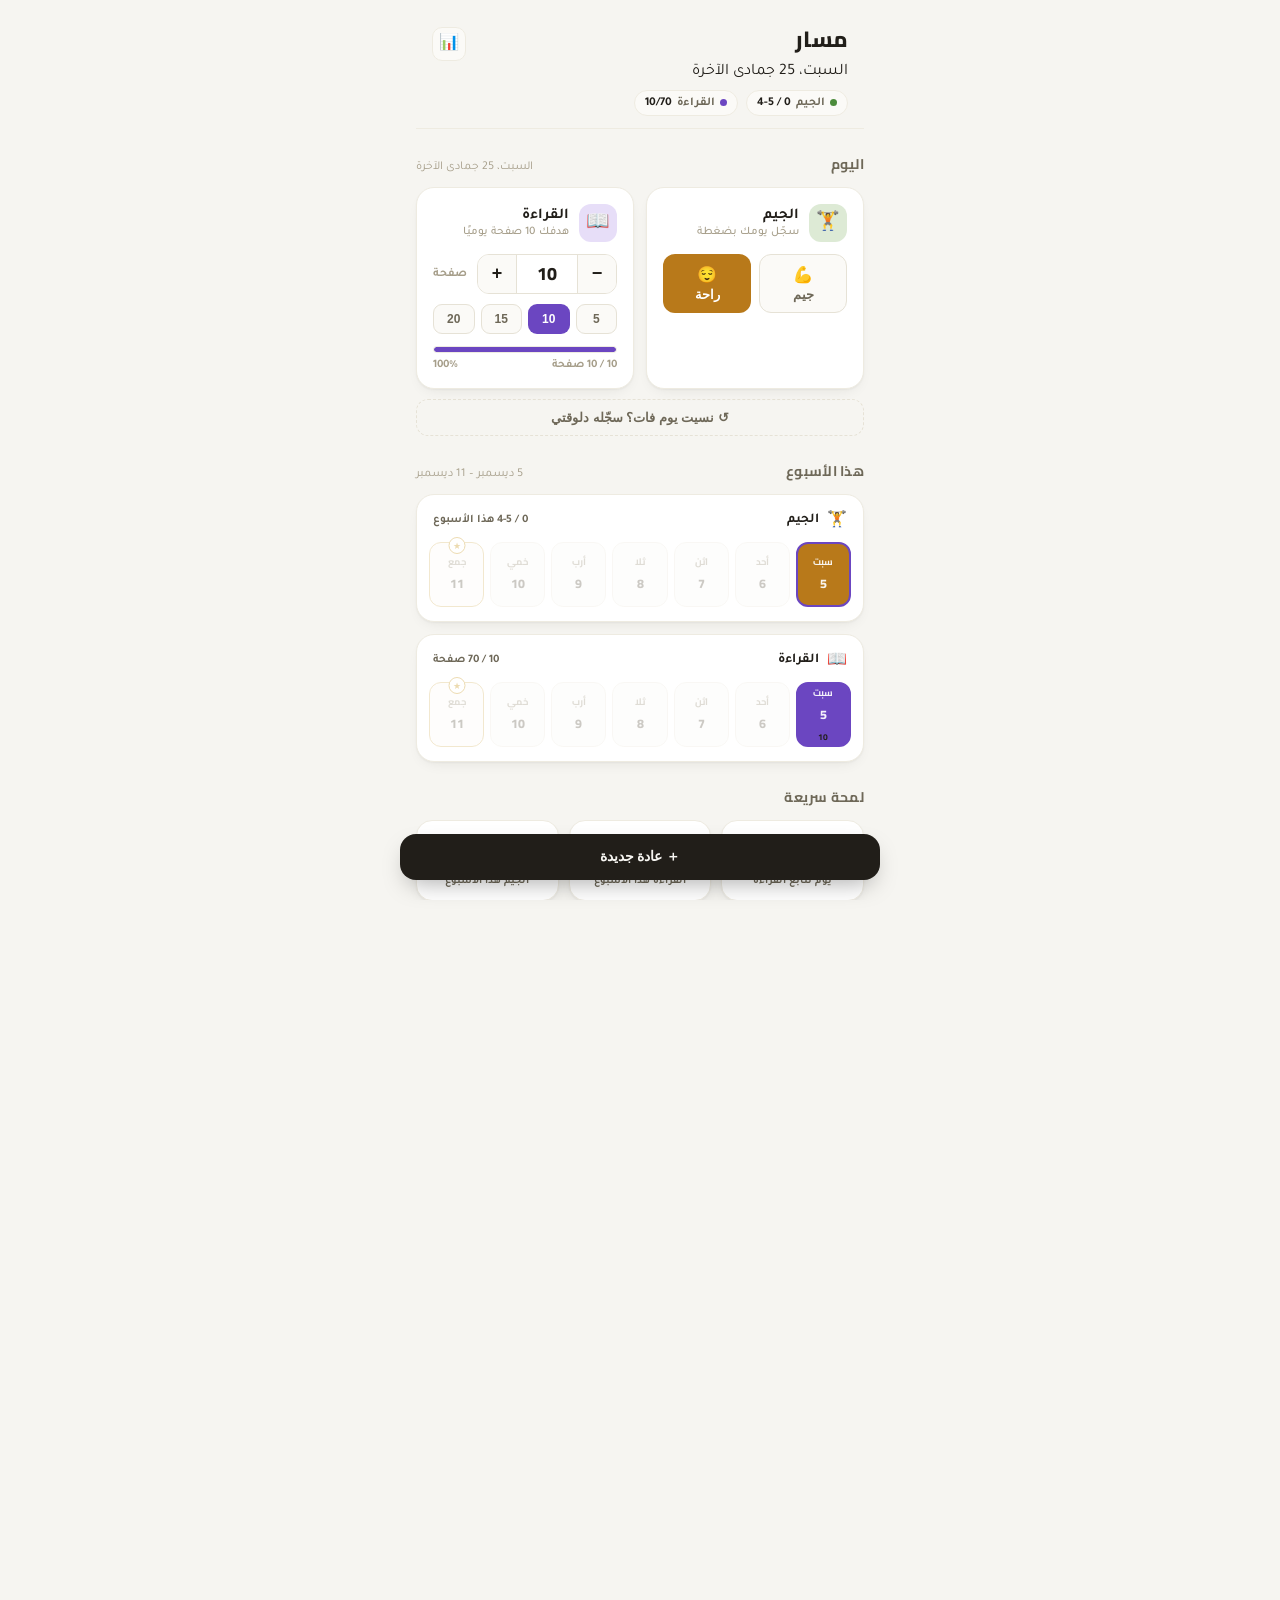
<file: index.html>
<!DOCTYPE html>
<html lang="ar" dir="rtl">
<head>
<meta charset="UTF-8">
<meta name="viewport" content="width=device-width, initial-scale=1, viewport-fit=cover">
<title>مسار — تتبع عاداتك</title>
<link rel="stylesheet" href="style.css">
<link rel="stylesheet" href="charts.css">
</head>
<body>

<div class="app" dir="rtl">
  <div class="topbar"><div class="topbar-inner">
    <div class="brand">
      <h1>مسار</h1>
      <a class="chart-link" href="charts.html" title="الرسوم البيانية">📊</a>
    </div>
    <div class="date" id="todayDate" style="margin-top:2px"></div>
    <div class="glance" id="glanceRow"></div>
  </div></div>

  <section>
    <div class="section-head"><h2>اليوم</h2><span class="sub" id="todayLabel"></span></div>
    <div class="today-grid" id="todayGrid"></div>
    <button class="backfill-link" id="openBackfill">↺ نسيت يوم فات؟ سجّله دلوقتي</button>
  </section>

  <section>
    <div class="section-head"><h2>هذا الأسبوع</h2><span class="sub" id="weekRangeLabel"></span></div>
    <div id="weekStrips"></div>
  </section>

  <section>
    <div class="section-head"><h2>لمحة سريعة</h2></div>
    <div class="stats-row" id="statsRow"></div>
  </section>

  <section>
    <div class="section-head"><h2>الإجمالي</h2><span class="sub" id="totalsMonthLabel"></span></div>
    <div class="totals-grid" id="totalsGrid"></div>
  </section>

  <section>
    <div class="section-head"><h2>السجل الشهري</h2></div>
    <div class="tabs" id="monthTabs"></div>
    <div class="month-card">
      <div class="month-nav">
        <button id="prevMonth">‹</button>
        <div class="month-label" id="monthLabel"></div>
        <button id="nextMonth">›</button>
      </div>
      <div class="month-grid" id="monthGrid"></div>
      <div class="legend" id="monthLegend"></div>
    </div>
  </section>

  <section>
    <div class="section-head"><h2>إدارة العادات</h2></div>
    <div class="manage-card">
      <div id="habitList"></div>
      <button class="add-habit-btn" id="openAddHabit">+ إضافة عادة جديدة</button>
    </div>
  </section>

  <div class="footer-note">بياناتك تُحفظ على جهازك فقط، ولا تُرسل لأي مكان آخر.</div>
</div>

<div class="fab"><button id="fabAdd">＋ عادة جديدة</button></div>

<!-- add habit sheet -->
<div class="overlay" id="addOverlay">
  <div class="sheet">
    <div class="sheet-handle"></div>
    <h3>عادة جديدة</h3>
    <div class="field"><label>اسم العادة</label><input type="text" id="newName" placeholder="مثال: شرب الماء"></div>
    <div class="field"><label>رمز (إيموجي)</label><input type="text" id="newIcon" placeholder="💧" maxlength="4"></div>
    <div class="field"><label>نوع التتبع</label>
      <div class="type-row">
        <div class="type-opt active" data-type="check" id="typeCheck">تسجيل حضور / راحة</div>
        <div class="type-opt" data-type="count" id="typeCount">عدّاد يومي (رقم)</div>
      </div>
    </div>
    <div class="field" id="goalField"><label>الهدف الأسبوعي (عدد أيام)</label><input type="number" id="newGoal" value="3" min="1" max="7"></div>
    <div class="field" id="targetField" style="display:none"><label>الهدف اليومي</label><input type="number" id="newTarget" value="10" min="1"></div>
    <div class="field" id="unitField" style="display:none"><label>الوحدة</label><input type="text" id="newUnit" placeholder="صفحة"></div>
    <div class="sheet-actions">
      <button class="btn ghost" id="cancelAdd">إلغاء</button>
      <button class="btn primary" id="saveAdd">حفظ</button>
    </div>
  </div>
</div>

<!-- edit day count sheet -->
<div class="overlay" id="editOverlay">
  <div class="sheet">
    <div class="sheet-handle"></div>
    <h3 id="editTitle">تعديل اليوم</h3>
    <div class="count-row" style="justify-content:center;margin:14px 0;">
      <div class="stepper">
        <button id="editMinus">−</button>
        <input type="number" inputmode="numeric" class="stepper-input mono" id="editVal" value="0" min="0">
        <button id="editPlus">+</button>
      </div>
    </div>
    <div class="sheet-actions">
      <button class="btn ghost" id="cancelEdit">إلغاء</button>
      <button class="btn primary" id="saveEdit">حفظ</button>
    </div>
  </div>
</div>

<!-- backfill (log a missed day) sheet -->
<div class="overlay" id="backfillOverlay">
  <div class="sheet">
    <div class="sheet-handle"></div>
    <h3>تسجيل يوم فات</h3>
    <div class="field"><label>العادة</label><div class="type-row" id="backfillHabits"></div></div>
    <div class="field"><label>التاريخ</label><input type="date" id="backfillDate"></div>
    <div id="backfillBody"></div>
    <div class="sheet-actions">
      <button class="btn ghost" id="cancelBackfill">إلغاء</button>
      <button class="btn primary" id="saveBackfill">حفظ</button>
    </div>
  </div>
</div>

<script src="script.js"></script>
</body>
</html>
</file>
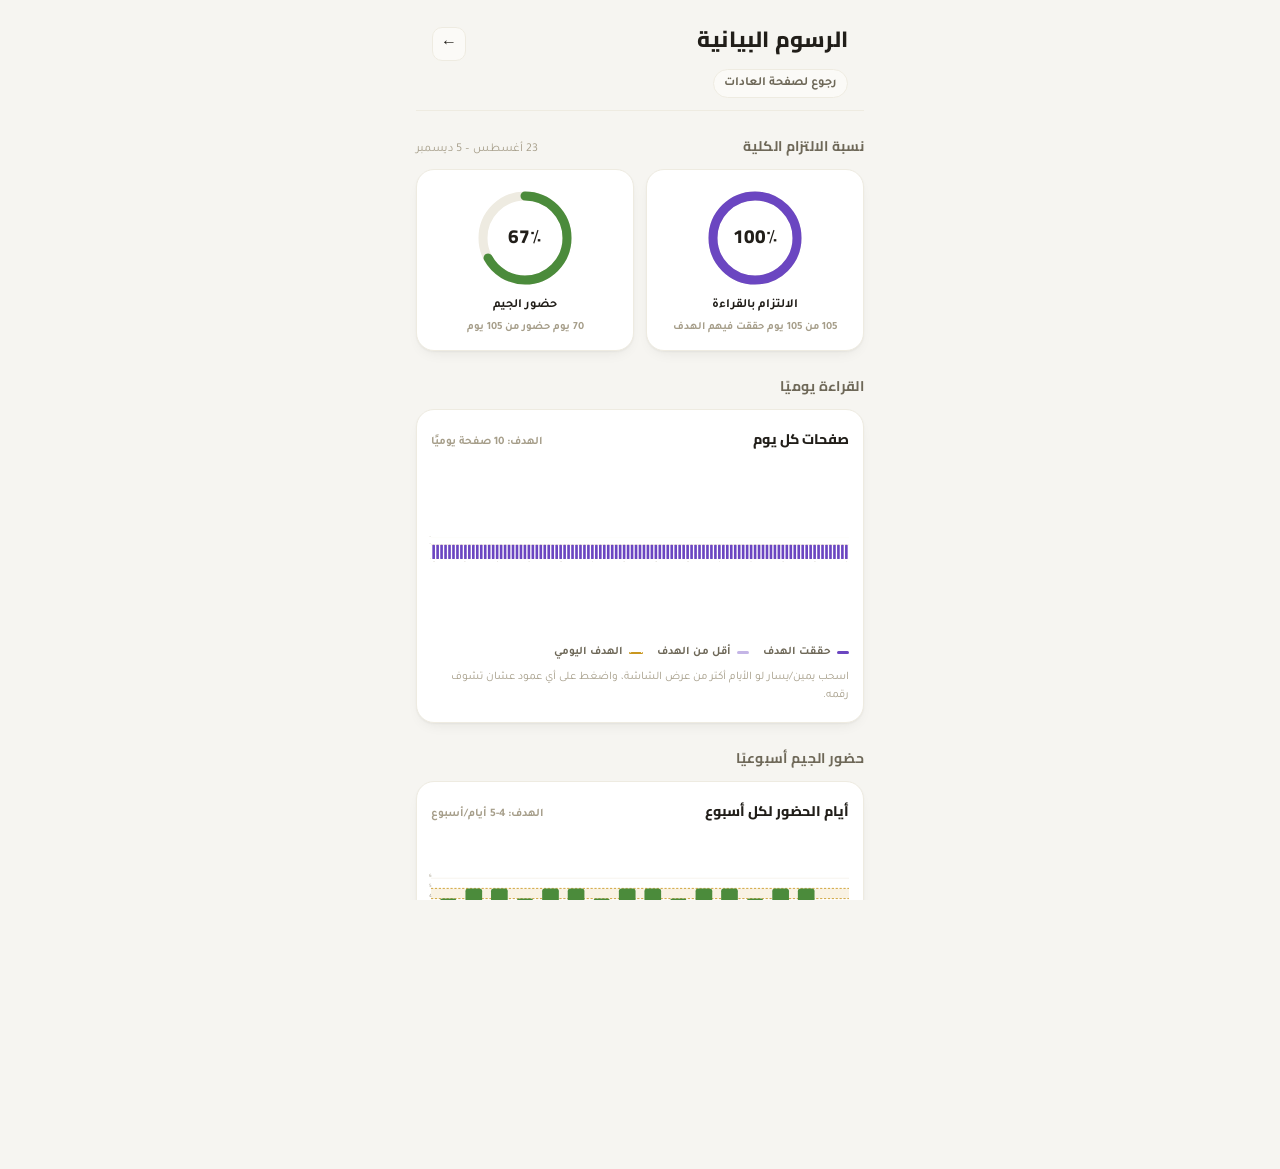
<file: charts.html>
<!DOCTYPE html>
<html lang="ar" dir="rtl">
<head>
<meta charset="UTF-8">
<meta name="viewport" content="width=device-width, initial-scale=1, viewport-fit=cover">
<title>مسار — الرسوم البيانية</title>
<link rel="stylesheet" href="style.css">
<link rel="stylesheet" href="charts.css">
</head>
<body>

<div class="app" dir="rtl">
  <div class="topbar"><div class="topbar-inner">
    <div class="brand">
      <h1>الرسوم البيانية</h1>
      <a class="chart-link" href="index.html" title="رجوع للرئيسية">←</a>
    </div>
    <a class="back-link" href="index.html" style="margin-top:8px;display:inline-flex">رجوع لصفحة العادات</a>
  </div></div>

  <section>
    <div class="section-head"><h2>نسبة الالتزام الكلية</h2><span class="sub" id="rangeLabel"></span></div>
    <div class="rings-row" id="ringsRow"></div>
  </section>

  <section>
    <div class="section-head"><h2>القراءة يوميًا</h2></div>
    <div class="chart-card">
      <div class="chart-card-head">
        <h3 id="readChartTitle">صفحات كل يوم</h3>
        <span class="sub" id="readChartSub"></span>
      </div>
      <div class="chart-wrap">
        <div class="chart-scroll"><svg id="readChart"></svg></div>
        <div class="chart-tooltip" id="readTooltip"></div>
      </div>
      <div class="chart-legend">
        <div class="item"><span class="sw" style="background:var(--accent-read)"></span> حققت الهدف</div>
        <div class="item"><span class="sw" style="background:var(--accent-read);opacity:.4"></span> أقل من الهدف</div>
        <div class="item"><span class="sw dashed"></span> الهدف اليومي</div>
      </div>
      <div class="chart-caption">اسحب يمين/يسار لو الأيام أكتر من عرض الشاشة، واضغط على أي عمود عشان تشوف رقمه.</div>
    </div>
  </section>

  <section>
    <div class="section-head"><h2>حضور الجيم أسبوعيًا</h2></div>
    <div class="chart-card">
      <div class="chart-card-head">
        <h3>أيام الحضور لكل أسبوع</h3>
        <span class="sub" id="gymChartSub"></span>
      </div>
      <div class="chart-wrap">
        <div class="chart-scroll"><svg id="gymChart"></svg></div>
        <div class="chart-tooltip" id="gymTooltip"></div>
      </div>
      <div class="chart-legend">
        <div class="item"><span class="sw" style="background:var(--accent-gym)"></span> حقق هدف الأسبوع</div>
        <div class="item"><span class="sw" style="background:var(--accent-gym);opacity:.4"></span> أقل من الهدف</div>
        <div class="item"><span class="sw dashed"></span> الهدف الأسبوعي</div>
      </div>
    </div>
  </section>

  <div class="footer-note">البيانات مأخوذة من نفس التخزين المحلي في صفحة العادات — أي تحديث هناك ينعكس هنا تلقائيًا.</div>
</div>

<script src="charts.js"></script>
</body>
</html>
</file>
<file: style.css>
@import url('https://fonts.googleapis.com/css2?family=Cairo:wght@500;600;700;800&family=Tajawal:wght@400;500;700&display=swap');

:root{
  --bg:#F6F5F1;
  --surface:#FFFFFF;
  --surface-2:#FBFAF7;
  --ink:#211E19;
  --ink-muted:#6E6858;
  --ink-faint:#A69E8A;
  --border:#E6E2D6;
  --border-soft:#EEEBE1;
  --accent-gym:#4B8B3B;
  --accent-gym-soft:#DDEAD5;
  --accent-rest:#B8791A;
  --accent-rest-soft:#F3E4C6;
  --accent-read:#6B46C1;
  --accent-read-soft:#E7DEF8;
  --accent-success:#0A8C7D;
  --accent-success-soft:#D4EDE9;
  --accent-milestone:#C9971F;
  --shadow: 0 1px 2px rgba(33,30,25,.04), 0 6px 16px -8px rgba(33,30,25,.12);
  color-scheme: light;
}
@media (prefers-color-scheme: dark){
  :root:not([data-theme="light"]){
    --bg:#16130F;
    --surface:#1E1B16;
    --surface-2:#242019;
    --ink:#F3EFE6;
    --ink-muted:#B8AF9C;
    --ink-faint:#7C7460;
    --border:#332D24;
    --border-soft:#2A251E;
    --accent-gym:#6FBF5F;
    --accent-gym-soft:#213622;
    --accent-rest:#CE9A3C;
    --accent-rest-soft:#3A2E17;
    --accent-read:#A587E8;
    --accent-read-soft:#2A2140;
    --accent-success:#2FB3A0;
    --accent-success-soft:#123430;
    --accent-milestone:#DDAF44;
    --shadow: 0 1px 2px rgba(0,0,0,.3), 0 8px 20px -10px rgba(0,0,0,.5);
  }
}
:root[data-theme="dark"]{
  --bg:#16130F;
  --surface:#1E1B16;
  --surface-2:#242019;
  --ink:#F3EFE6;
  --ink-muted:#B8AF9C;
  --ink-faint:#7C7460;
  --border:#332D24;
  --border-soft:#2A251E;
  --accent-gym:#CE9A3C;
  --accent-gym-soft:#3A2E17;
  --accent-rest:#2FB3A0;
  --accent-rest-soft:#123430;
  --accent-read:#A587E8;
  --accent-read-soft:#2A2140;
  --accent-success:#6FBF5F;
  --accent-milestone:#DDAF44;
  --shadow: 0 1px 2px rgba(0,0,0,.3), 0 8px 20px -10px rgba(0,0,0,.5);
}

*{box-sizing:border-box;min-width:0;}
html{-webkit-text-size-adjust:100%;text-size-adjust:100%;}
html,body{height:100%;width:100%;overflow-x:hidden;}
body{
  margin:0;
  background:var(--bg);
  color:var(--ink);
  font-family:'Tajawal',-apple-system,'Segoe UI',sans-serif;
  -webkit-tap-highlight-color:transparent;
}
h1,h2,h3,.num,.stat-num,.btn,.pill,.day-cell,.today-cta{font-family:'Cairo','Tajawal',sans-serif;}
.mono{font-variant-numeric:tabular-nums;}
img,svg{max-width:100%;}

.app{width:100%;max-width:480px;margin:0 auto;padding:0 16px calc(96px + env(safe-area-inset-bottom,0px));overflow-x:hidden;}

/* header */
.topbar{
  position:sticky;top:0;z-index:20;
  background:color-mix(in srgb, var(--bg) 88%, transparent);
  backdrop-filter:blur(10px);
  padding:18px 16px 12px;
  border-bottom:1px solid var(--border-soft);
}
.topbar-inner{max-width:480px;margin:0 auto;}
.brand{display:flex;align-items:baseline;justify-content:space-between;gap:8px;}
.brand h1{margin:0;font-size:22px;font-weight:800;letter-spacing:.2px;}
.brand .date{font-size:12.5px;color:var(--ink-muted);font-weight:500;}
.glance{margin-top:8px;display:flex;gap:8px;flex-wrap:wrap;}
.glance-chip{
  font-size:12px;font-weight:600;color:var(--ink-muted);
  background:var(--surface-2);border:1px solid var(--border-soft);
  padding:5px 10px;border-radius:99px;display:flex;align-items:center;gap:5px;
}
.glance-chip b{color:var(--ink);font-weight:700;}
.glance-dot{width:7px;height:7px;border-radius:50%;flex:none;}

/* sections */
section{margin-top:22px;}
.section-head{display:flex;align-items:baseline;justify-content:space-between;margin-bottom:10px;}
.section-head h2{font-size:14px;margin:0;font-weight:700;color:var(--ink-muted);letter-spacing:.3px;}
.section-head .sub{font-size:12px;color:var(--ink-faint);}

/* today cards */
.today-grid{display:grid;grid-template-columns:1fr;gap:12px;}
@media (min-width:520px){.today-grid{grid-template-columns:1fr 1fr;}}
.today-card{
  background:var(--surface);border:1px solid var(--border-soft);border-radius:18px;
  padding:16px;box-shadow:var(--shadow);
}
.today-card-head{display:flex;align-items:center;gap:10px;margin-bottom:12px;}
.today-icon{
  width:38px;height:38px;border-radius:12px;display:flex;align-items:center;justify-content:center;
  font-size:19px;flex:none;
}
.today-title{font-weight:700;font-size:15px;}
.today-title .hint{display:block;font-size:11.5px;color:var(--ink-faint);font-weight:500;margin-top:1px;}

.state-row{display:flex;gap:8px;}
.state-btn{
  flex:1;padding:10px 6px;border-radius:12px;border:1.5px solid var(--border);
  background:var(--surface-2);color:var(--ink-muted);font-size:13px;font-weight:700;
  cursor:pointer;transition:.15s;display:flex;flex-direction:column;align-items:center;gap:3px;
}
.state-btn span.ic{font-size:16px;}
.state-btn.active{color:#fff;border-color:transparent;}
.state-btn:focus-visible{outline:2px solid var(--accent-read);outline-offset:2px;}

.count-row{display:flex;align-items:center;gap:10px;}
.stepper{display:flex;align-items:center;gap:0;border:1.5px solid var(--border);border-radius:12px;overflow:hidden;flex:1;}
.stepper button{
  width:38px;height:38px;flex:none;border:0;background:var(--surface-2);color:var(--ink);font-size:18px;font-weight:700;cursor:pointer;
}
.stepper button:active{background:var(--accent-read-soft);}
.stepper .val{width:44px;text-align:center;font-size:16px;font-weight:800;}
.stepper-input{
  flex:1;min-width:0;width:100%;height:38px;text-align:center;font-size:18px;font-weight:800;
  border:0;border-inline:1.5px solid var(--border);background:var(--surface);color:var(--ink);
  font-family:'Cairo',sans-serif;-moz-appearance:textfield;
}
.stepper-input::-webkit-outer-spin-button,.stepper-input::-webkit-inner-spin-button{-webkit-appearance:none;margin:0;}
.stepper-input:focus{outline:none;background:var(--accent-read-soft);}
.count-unit{font-size:12px;color:var(--ink-faint);font-weight:600;flex:none;white-space:nowrap;}
.quick-row{display:flex;gap:6px;margin-top:10px;}
.quick-btn{
  flex:1;padding:7px 0;border-radius:9px;border:1px solid var(--border);background:var(--surface-2);
  color:var(--ink-muted);font-size:12px;font-weight:700;cursor:pointer;
}
.quick-btn:active{background:var(--accent-read-soft);}
.quick-btn.active{background:var(--accent-read);color:#fff;border-color:transparent;}

.backfill-link{
  display:block;width:100%;margin-top:10px;padding:10px;border-radius:12px;border:1.5px dashed var(--border);
  background:transparent;color:var(--ink-muted);font-weight:700;font-size:12.5px;cursor:pointer;text-align:center;
}
.backfill-link:active{background:var(--surface-2);}

.field input[type=date]{
  width:100%;padding:10px 12px;border-radius:11px;border:1.5px solid var(--border);
  background:var(--surface-2);color:var(--ink);font-size:16px;font-family:inherit;
}
.field input[type=date]:focus{outline:2px solid var(--accent-read);outline-offset:1px;}
.progress-track{height:7px;border-radius:99px;background:var(--surface-2);border:1px solid var(--border-soft);margin-top:12px;overflow:hidden;}
.progress-fill{height:100%;border-radius:99px;background:var(--accent-read);transition:width .25s;}
.progress-label{display:flex;justify-content:space-between;margin-top:6px;font-size:11.5px;color:var(--ink-faint);font-weight:600;}

/* weekly strip */
.week-card{background:var(--surface);border:1px solid var(--border-soft);border-radius:18px;padding:14px 12px;box-shadow:var(--shadow);margin-bottom:12px;}
.week-card-head{display:flex;align-items:center;justify-content:space-between;padding:0 4px 10px;}
.week-card-title{display:flex;align-items:center;gap:8px;font-weight:700;font-size:13.5px;}
.week-card-title .ic{font-size:16px;}
.week-goal{font-size:11.5px;color:var(--ink-muted);font-weight:600;}
.week-strip{display:grid;grid-template-columns:repeat(7,1fr);gap:6px;}
.day-cell{
  position:relative;aspect-ratio:1/1.18;border-radius:12px;border:1.5px solid var(--border-soft);
  background:var(--surface-2);display:flex;flex-direction:column;align-items:center;justify-content:center;
  gap:2px;cursor:pointer;transition:.12s;
}
.day-cell .dname{font-size:9.5px;color:var(--ink-faint);font-weight:700;}
.day-cell .dnum{font-size:12.5px;font-weight:800;color:var(--ink-muted);}
.day-cell.filled .dname,.day-cell.filled .dnum{color:#fff;opacity:.92;}
.day-cell.today{border-color:var(--accent-read);border-width:2px;}
.day-cell.future{opacity:.35;cursor:not-allowed;}
.day-cell.weekend::after{
  content:"★";position:absolute;top:-6px;left:50%;transform:translateX(-50%);
  font-size:9px;color:var(--accent-milestone);background:var(--surface);border-radius:50%;
  width:15px;height:15px;display:flex;align-items:center;justify-content:center;
  border:1.5px solid var(--accent-milestone);
}
.day-cell.weekend{border-color:color-mix(in srgb, var(--accent-milestone) 55%, var(--border-soft));}
.day-cell .pages-tag{font-size:8.5px;font-weight:700;margin-top:1px;}

/* stats */
.stats-row{display:grid;grid-template-columns:repeat(3,1fr);gap:10px;}
.stat-tile{background:var(--surface);border:1px solid var(--border-soft);border-radius:16px;padding:12px 8px;text-align:center;box-shadow:var(--shadow);}
.stat-num{font-size:21px;font-weight:800;font-family:'Cairo',sans-serif;font-variant-numeric:tabular-nums;}
.stat-label{font-size:10.5px;color:var(--ink-muted);font-weight:700;margin-top:3px;line-height:1.3;}

/* totals */
.totals-grid{display:flex;flex-direction:column;gap:10px;}
.totals-card{
  background:var(--surface);border:1px solid var(--border-soft);border-radius:16px;
  padding:14px 16px;box-shadow:var(--shadow);display:flex;align-items:center;gap:14px;
}
.totals-icon{
  width:34px;height:34px;border-radius:10px;display:flex;align-items:center;justify-content:center;
  font-size:16px;flex:none;
}
.totals-name{font-size:12.5px;font-weight:700;color:var(--ink-muted);flex:none;width:52px;}
.totals-pair{display:flex;flex:1;gap:0;}
.totals-item{flex:1;text-align:center;padding:0 6px;}
.totals-item + .totals-item{border-inline-start:1px solid var(--border-soft);}
.totals-num{font-size:19px;font-weight:800;font-family:'Cairo',sans-serif;font-variant-numeric:tabular-nums;color:var(--ink);}
.totals-lbl{font-size:10px;color:var(--ink-faint);font-weight:600;margin-top:2px;}

/* month */
.tabs{display:flex;gap:6px;margin-bottom:12px;overflow-x:auto;padding-bottom:2px;}
.tab-btn{
  flex:none;padding:7px 14px;border-radius:99px;border:1.5px solid var(--border);background:var(--surface-2);
  color:var(--ink-muted);font-size:12.5px;font-weight:700;cursor:pointer;display:flex;align-items:center;gap:6px;
}
.tab-btn.active{color:#fff;border-color:transparent;}
.month-card{background:var(--surface);border:1px solid var(--border-soft);border-radius:18px;padding:14px;box-shadow:var(--shadow);}
.month-nav{display:flex;align-items:center;justify-content:space-between;margin-bottom:12px;}
.month-nav button{
  width:30px;height:30px;border-radius:9px;border:1px solid var(--border);background:var(--surface-2);
  color:var(--ink);font-size:14px;cursor:pointer;
}
.month-nav button:disabled{opacity:.3;cursor:not-allowed;}
.month-label{font-weight:800;font-size:14px;}
.month-grid{display:grid;grid-template-columns:repeat(7,1fr);gap:5px;}
.month-dow{font-size:9.5px;text-align:center;color:var(--ink-faint);font-weight:700;padding-bottom:4px;}
.month-dow.weekend{color:var(--accent-milestone);}
.month-cell{
  position:relative;aspect-ratio:1/1;border-radius:9px;background:var(--surface-2);border:1px solid var(--border-soft);
  display:flex;align-items:center;justify-content:center;font-size:11px;font-weight:700;color:var(--ink-muted);
}
.month-cell.empty{background:transparent;border-color:transparent;}
.month-cell.today{outline:2px solid var(--accent-read);outline-offset:1px;}
.month-cell.monthend{border-color:var(--accent-milestone);border-width:1.5px;}
.month-cell.monthend::after{
  content:"🏆";position:absolute;bottom:-6px;font-size:9px;
}
.legend{display:flex;gap:12px;margin-top:12px;flex-wrap:wrap;}
.legend-item{display:flex;align-items:center;gap:5px;font-size:11px;color:var(--ink-muted);font-weight:600;}
.legend-sw{width:11px;height:11px;border-radius:4px;flex:none;}

/* manage */
.manage-card{background:var(--surface);border:1px solid var(--border-soft);border-radius:18px;padding:14px;box-shadow:var(--shadow);}
.habit-chip{
  display:flex;align-items:center;gap:10px;padding:9px 4px;border-bottom:1px solid var(--border-soft);
}
.habit-chip:last-child{border-bottom:0;}
.habit-chip .ic{width:30px;height:30px;border-radius:9px;display:flex;align-items:center;justify-content:center;font-size:15px;flex:none;}
.habit-chip .info{flex:1;min-width:0;}
.habit-chip .info b{display:block;font-size:13.5px;font-weight:700;}
.habit-chip .info span{font-size:11px;color:var(--ink-faint);}
.habit-chip .del{
  width:28px;height:28px;border-radius:8px;border:1px solid var(--border);background:var(--surface-2);
  color:var(--ink-faint);cursor:pointer;font-size:13px;flex:none;
}
.add-habit-btn{
  width:100%;margin-top:10px;padding:11px;border-radius:12px;border:1.5px dashed var(--border);
  background:transparent;color:var(--ink-muted);font-weight:700;font-size:13px;cursor:pointer;
}

.footer-note{text-align:center;font-size:11px;color:var(--ink-faint);margin-top:24px;padding-bottom:8px;}

/* sheet */
.overlay{
  position:fixed;inset:0;background:rgba(20,17,12,.45);z-index:50;
  display:flex;align-items:flex-end;justify-content:center;
  opacity:0;pointer-events:none;transition:opacity .2s;
}
.overlay.open{opacity:1;pointer-events:auto;}
.sheet{
  width:100%;max-width:480px;background:var(--surface);border-radius:20px 20px 0 0;
  padding:18px 18px calc(env(safe-area-inset-bottom,0px) + 18px);
  transform:translateY(100%);transition:transform .25s cubic-bezier(.22,1,.36,1);
  max-height:86vh;overflow-y:auto;
}
.overlay.open .sheet{transform:translateY(0);}
.sheet-handle{width:36px;height:4px;background:var(--border);border-radius:99px;margin:0 auto 14px;}
.sheet h3{margin:0 0 14px;font-size:16px;font-weight:800;}
.field{margin-bottom:12px;}
.field label{display:block;font-size:12px;font-weight:700;color:var(--ink-muted);margin-bottom:6px;}
.field input[type=text],.field input[type=number]{
  width:100%;padding:10px 12px;border-radius:11px;border:1.5px solid var(--border);
  background:var(--surface-2);color:var(--ink);font-size:16px;font-family:inherit;
}
.field input:focus{outline:2px solid var(--accent-read);outline-offset:1px;}
.type-row{display:flex;gap:8px;}
.type-opt{
  flex:1;padding:10px;border-radius:11px;border:1.5px solid var(--border);background:var(--surface-2);
  text-align:center;font-size:12.5px;font-weight:700;color:var(--ink-muted);cursor:pointer;
}
.type-opt.active{border-color:var(--accent-read);color:var(--accent-read);background:var(--accent-read-soft);}
.sheet-actions{display:flex;gap:8px;margin-top:16px;}
.btn{flex:1;padding:12px;border-radius:12px;border:0;font-weight:800;font-size:14px;cursor:pointer;}
.btn.primary{background:var(--accent-read);color:#fff;}
.btn.ghost{background:var(--surface-2);color:var(--ink-muted);border:1px solid var(--border);}

.fab{
  position:fixed;bottom:calc(20px + env(safe-area-inset-bottom,0px));left:50%;transform:translateX(-50%);z-index:30;
  max-width:480px;width:calc(100% - 32px);
}
.fab button{
  width:100%;padding:14px;border-radius:16px;border:0;background:var(--ink);color:var(--bg);
  font-weight:800;font-size:14px;cursor:pointer;box-shadow:0 10px 24px -8px rgba(0,0,0,.35);
  display:flex;align-items:center;justify-content:center;gap:8px;
}

@media (max-width:380px){
  .app{padding-left:12px;padding-right:12px;}
  .topbar{padding-left:12px;padding-right:12px;}
  .week-strip{gap:4px;}
  .day-cell .dname{font-size:8.5px;}
  .day-cell .dnum{font-size:11.5px;}
  .month-grid{gap:4px;}
  .month-cell{font-size:10px;}
  .stats-row{gap:7px;}
  .stat-num{font-size:18px;}
  .stat-tile{padding:10px 5px;}
  .quick-row{gap:4px;}
  .quick-btn{font-size:11px;padding:7px 0;}
  .totals-card{padding:11px 10px;gap:8px;}
  .totals-name{width:auto;font-size:11px;}
  .totals-num{font-size:16px;}
  .totals-lbl{font-size:9px;}
}

@media (prefers-reduced-motion:reduce){*{transition:none!important;}}
</file>
<file: charts.css>
/* extends tokens & base rules defined in style.css */

.back-link{
  display:inline-flex;align-items:center;gap:6px;
  color:var(--ink-muted);text-decoration:none;font-size:12.5px;font-weight:700;
  padding:6px 10px;border-radius:99px;background:var(--surface-2);border:1px solid var(--border-soft);
}
.back-link:active{background:var(--border-soft);}

.chart-link{
  width:34px;height:34px;border-radius:10px;display:flex;align-items:center;justify-content:center;
  background:var(--surface-2);border:1px solid var(--border-soft);color:var(--ink);text-decoration:none;
  font-size:16px;flex:none;
}

/* rings summary */
.rings-row{display:grid;grid-template-columns:1fr 1fr;gap:12px;}
.ring-card{
  background:var(--surface);border:1px solid var(--border-soft);border-radius:18px;
  padding:16px 12px;box-shadow:var(--shadow);display:flex;flex-direction:column;align-items:center;gap:8px;
}
.ring-card svg{display:block;}
.ring-num{font-family:'Cairo',sans-serif;font-weight:800;font-size:20px;font-variant-numeric:tabular-nums;}
.ring-title{font-size:12.5px;font-weight:700;color:var(--ink);}
.ring-sub{font-size:11px;color:var(--ink-faint);font-weight:600;text-align:center;}

/* chart card */
.chart-card{
  background:var(--surface);border:1px solid var(--border-soft);border-radius:18px;
  padding:16px 14px;box-shadow:var(--shadow);
}
.chart-card-head{display:flex;align-items:baseline;justify-content:space-between;margin-bottom:4px;}
.chart-card-head h3{margin:0;font-size:14px;font-weight:800;}
.chart-card-head .sub{font-size:11.5px;color:var(--ink-faint);font-weight:600;}
.chart-caption{font-size:11.5px;color:var(--ink-faint);margin-top:10px;line-height:1.6;}
.chart-scroll{overflow-x:auto;margin:10px -4px 0;padding:4px;}
.chart-scroll svg{display:block;overflow:visible;}

.chart-legend{display:flex;gap:14px;flex-wrap:wrap;margin-top:10px;}
.chart-legend .item{display:flex;align-items:center;gap:6px;font-size:11.5px;color:var(--ink-muted);font-weight:600;}
.chart-legend .sw{width:12px;height:3px;border-radius:2px;}
.chart-legend .sw.dashed{background:transparent;border-top:2px dashed var(--accent-milestone);width:14px;height:0;}

.chart-tooltip{
  position:absolute;pointer-events:none;background:var(--ink);color:var(--bg);
  font-family:'Cairo',sans-serif;font-size:11px;font-weight:700;padding:5px 9px;border-radius:8px;
  white-space:nowrap;transform:translate(-50%,-115%);opacity:0;transition:opacity .12s;z-index:5;
  font-variant-numeric:tabular-nums;
}
.chart-tooltip.show{opacity:1;}
.chart-wrap{position:relative;}

.axis-label{font-size:9px;fill:var(--ink-faint);font-family:'Tajawal',sans-serif;font-variant-numeric:tabular-nums;}
.grid-line{stroke:var(--border-soft);stroke-width:1;}
.target-line{stroke:var(--accent-milestone);stroke-width:1.5;stroke-dasharray:4 3;}
.bar-track{fill:var(--surface-2);}

@media (min-width:520px){
  .rings-row{grid-template-columns:repeat(2,1fr);}
}

@media (max-width:380px){
  .ring-card{padding:12px 8px;}
  .ring-card svg{width:88px;height:88px;}
  .ring-num{font-size:17px;}
  .chart-card{padding:12px 10px;}
}
</file>
